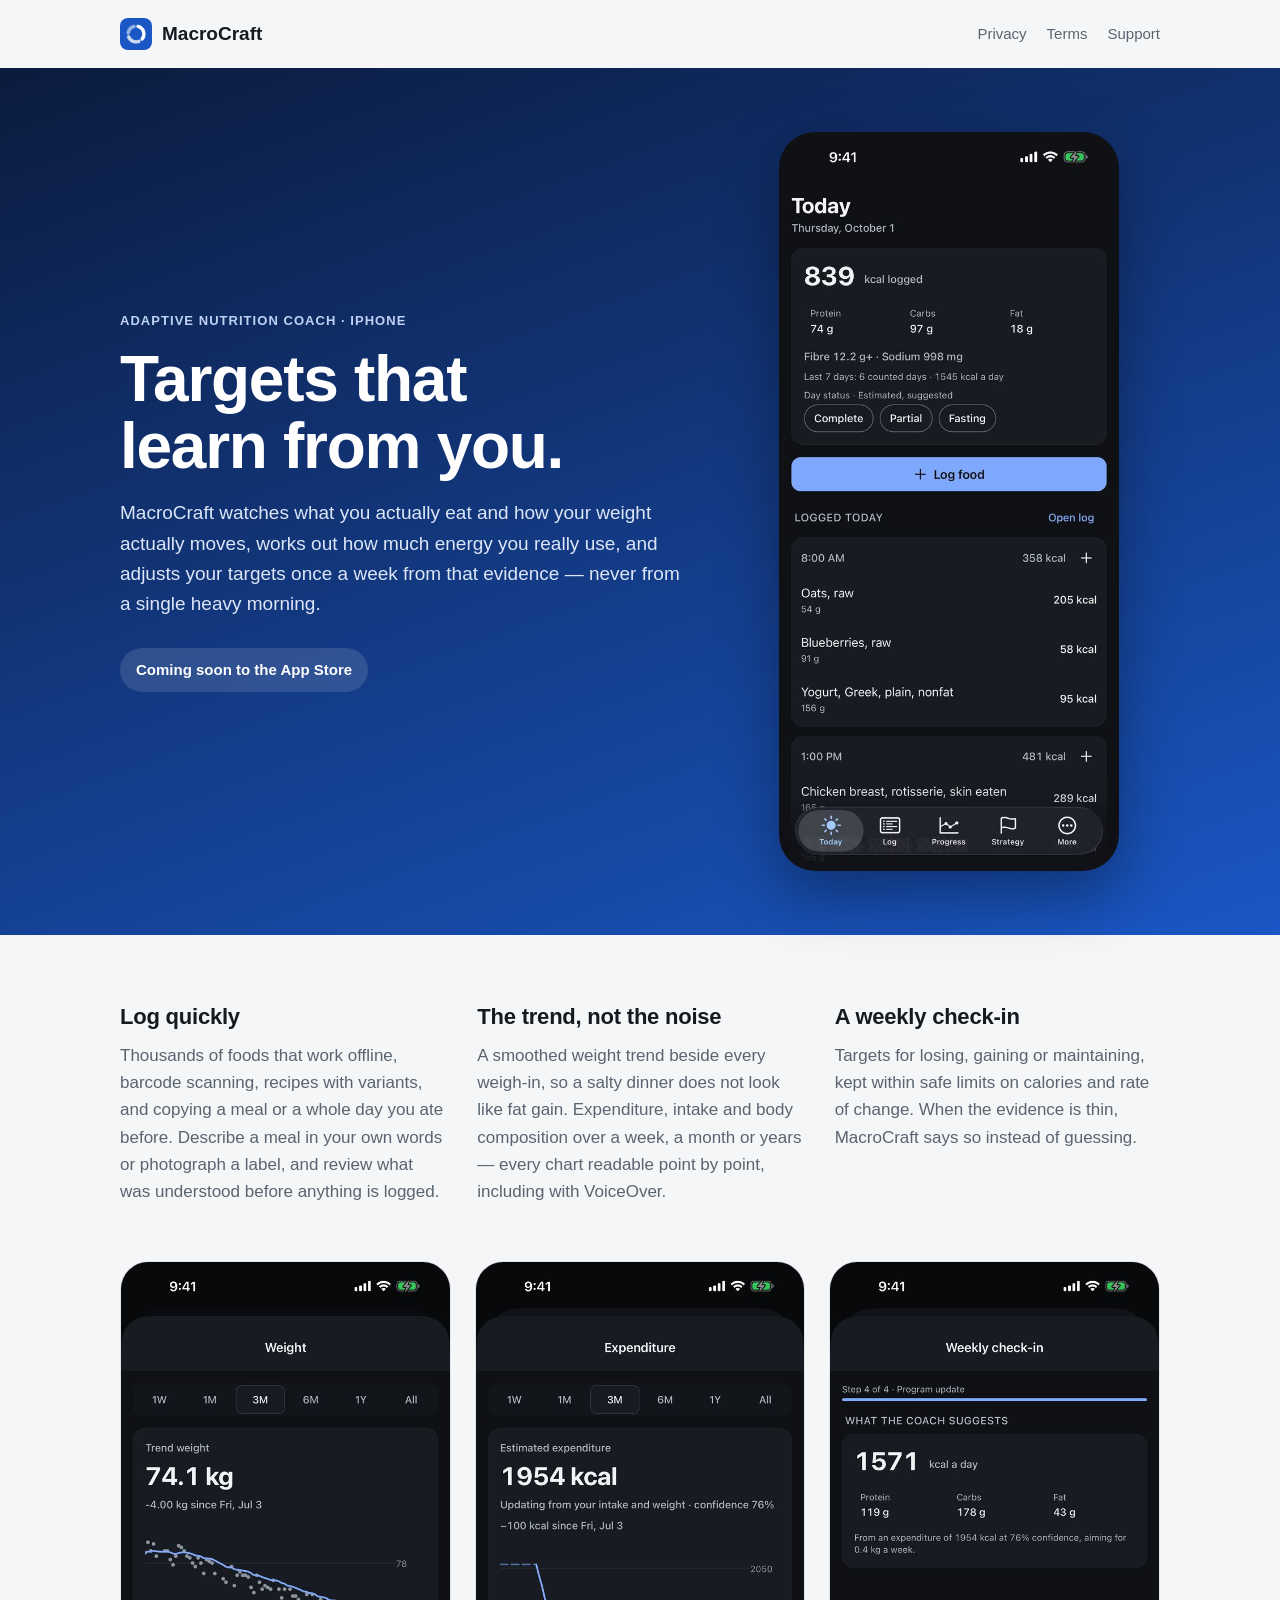
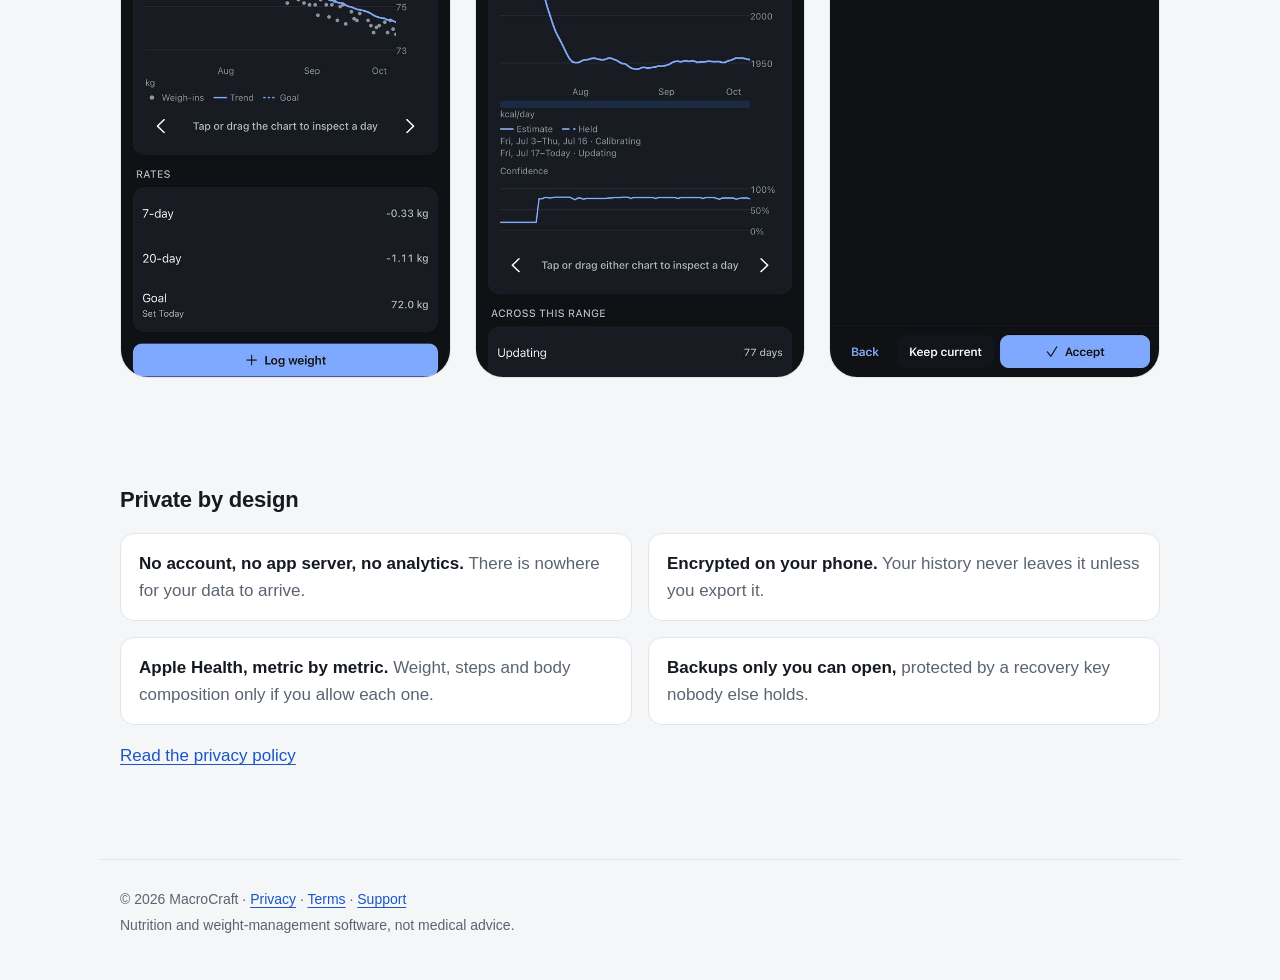
<file: index.html>
<!doctype html>
<html lang="en">
<head>
<meta charset="utf-8">
<meta name="viewport" content="width=device-width, initial-scale=1, viewport-fit=cover">
<meta http-equiv="Content-Security-Policy" content="default-src 'none'; style-src 'self'; img-src 'self'; base-uri 'none'; form-action 'none'">
<meta name="referrer" content="strict-origin-when-cross-origin">
<title>MacroCraft — adaptive nutrition coach</title>
<meta name="description" content="A nutrition coach that learns your real energy expenditure from what you log and how your weight trends. No account, no app server: your data stays on your phone.">
<link rel="canonical" href="https://www.macrocraftfoods.com/">
<meta property="og:title" content="MacroCraft — adaptive nutrition coach">
<meta property="og:description" content="A nutrition coach that learns your real energy expenditure from what you log and how your weight trends. No account, no app server: your data stays on your phone.">
<meta property="og:image" content="https://www.macrocraftfoods.com/img/og.png">
<meta property="og:url" content="https://www.macrocraftfoods.com/">
<meta name="theme-color" content="#0B1B3D">
<link rel="icon" href="/img/icon-192.png">
<link rel="apple-touch-icon" href="/img/icon-192.png">
<link rel="stylesheet" href="/styles.css">
</head>
<body>
<header class="site">
  <a class="brand" href="/"><img src="/img/icon-192.png" alt="" width="32" height="32"><span>MacroCraft</span></a>
  <nav><a href="/privacy">Privacy</a><a href="/terms">Terms</a><a href="/support">Support</a></nav>
</header>
<main>
<section class="hero">
  <div class="hero-text">
    <p class="eyebrow">Adaptive nutrition coach · iPhone</p>
    <h1>Targets that learn from you.</h1>
    <p class="lede">MacroCraft watches what you actually eat and how your weight actually moves, works out how much energy you really use, and adjusts your targets once a week from that evidence — never from a single heavy morning.</p>
    <p class="availability">Coming soon to the App Store</p>
  </div>
  <img class="hero-shot" src="/img/today.jpg" alt="MacroCraft's Today screen: 839 kcal logged, protein, carbs and fat, and the day's meals" width="600" height="1304">
</section>

<section class="features">
  <article>
    <h2>Log quickly</h2>
    <p>Thousands of foods that work offline, barcode scanning, recipes with variants, and copying a meal or a whole day you ate before. Describe a meal in your own words or photograph a label, and review what was understood before anything is logged.</p>
  </article>
  <article>
    <h2>The trend, not the noise</h2>
    <p>A smoothed weight trend beside every weigh-in, so a salty dinner does not look like fat gain. Expenditure, intake and body composition over a week, a month or years — every chart readable point by point, including with VoiceOver.</p>
  </article>
  <article>
    <h2>A weekly check-in</h2>
    <p>Targets for losing, gaining or maintaining, kept within safe limits on calories and rate of change. When the evidence is thin, MacroCraft says so instead of guessing.</p>
  </article>
</section>

<section class="shots" aria-label="Screens">
  <img src="/img/weight.jpg" alt="The weight trend over three months, drawn through the weigh-ins" width="600" height="1304">
  <img src="/img/expenditure.jpg" alt="Estimated expenditure of 1954 kcal a day, and how sure the estimate is" width="600" height="1304">
  <img src="/img/check-in.jpg" alt="The weekly check-in suggesting 1571 kcal a day" width="600" height="1304">
</section>

<section class="private">
  <h2>Private by design</h2>
  <ul>
    <li><strong>No account, no app server, no analytics.</strong> There is nowhere for your data to arrive.</li>
    <li><strong>Encrypted on your phone.</strong> Your history never leaves it unless you export it.</li>
    <li><strong>Apple Health, metric by metric.</strong> Weight, steps and body composition only if you allow each one.</li>
    <li><strong>Backups only you can open,</strong> protected by a recovery key nobody else holds.</li>
  </ul>
  <p><a href="/privacy">Read the privacy policy</a></p>
</section>
</main>
<footer class="site">
  <p>© 2026 MacroCraft · <a href="/privacy">Privacy</a> · <a href="/terms">Terms</a> · <a href="/support">Support</a></p>
  <p>Nutrition and weight-management software, not medical advice.</p>
</footer>
</body>
</html>
</file>
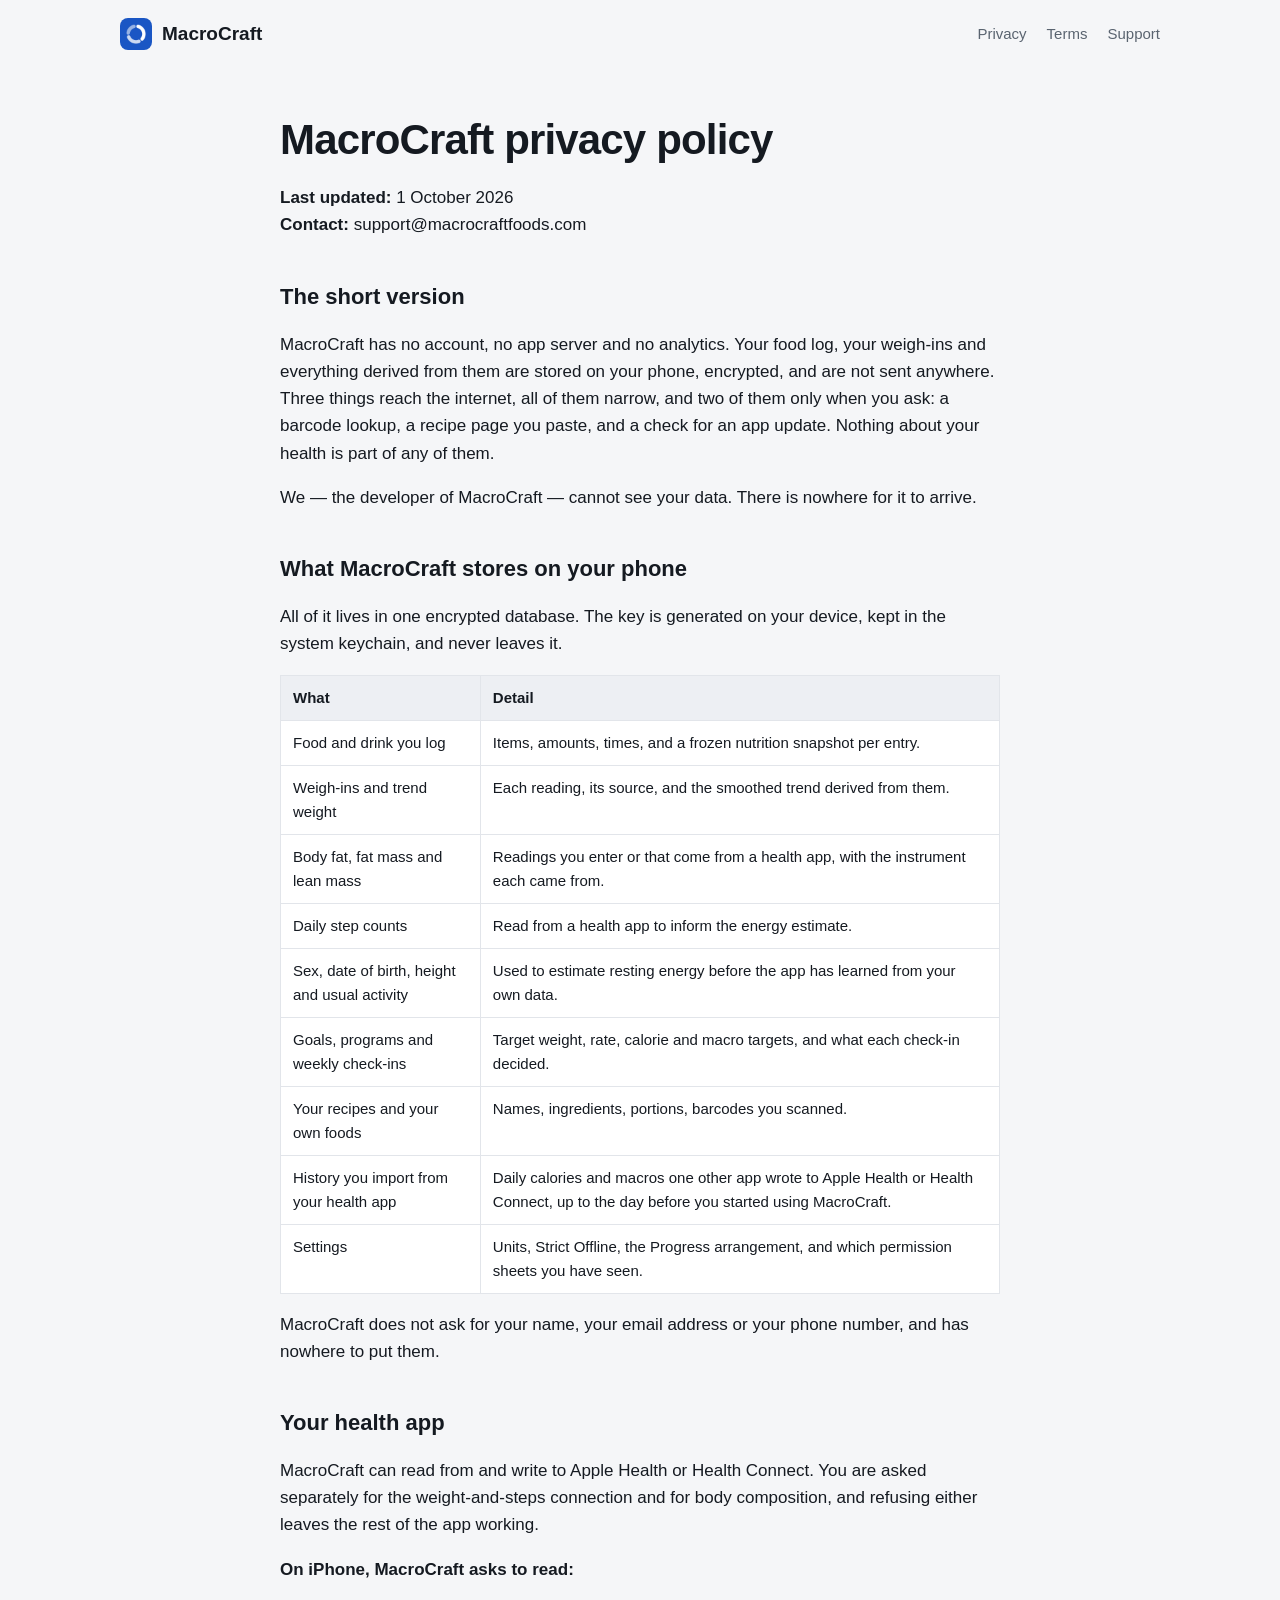
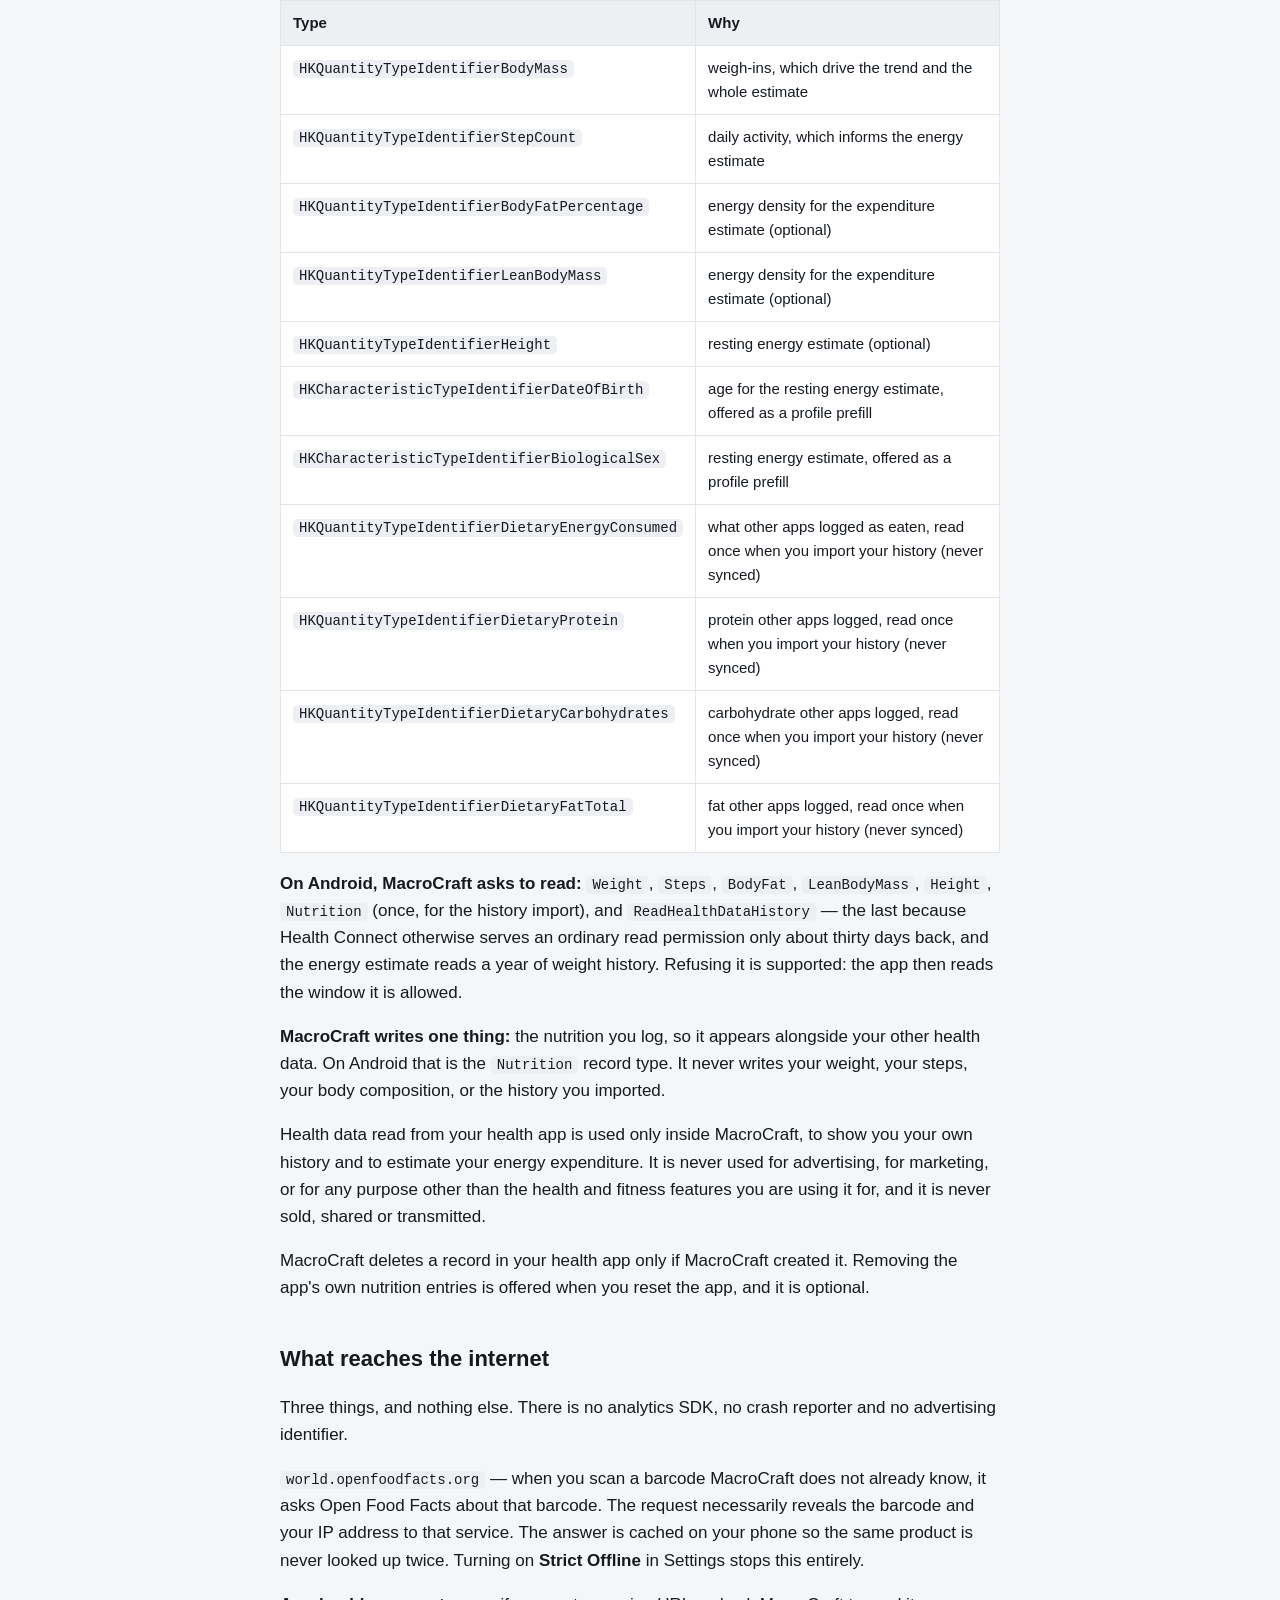
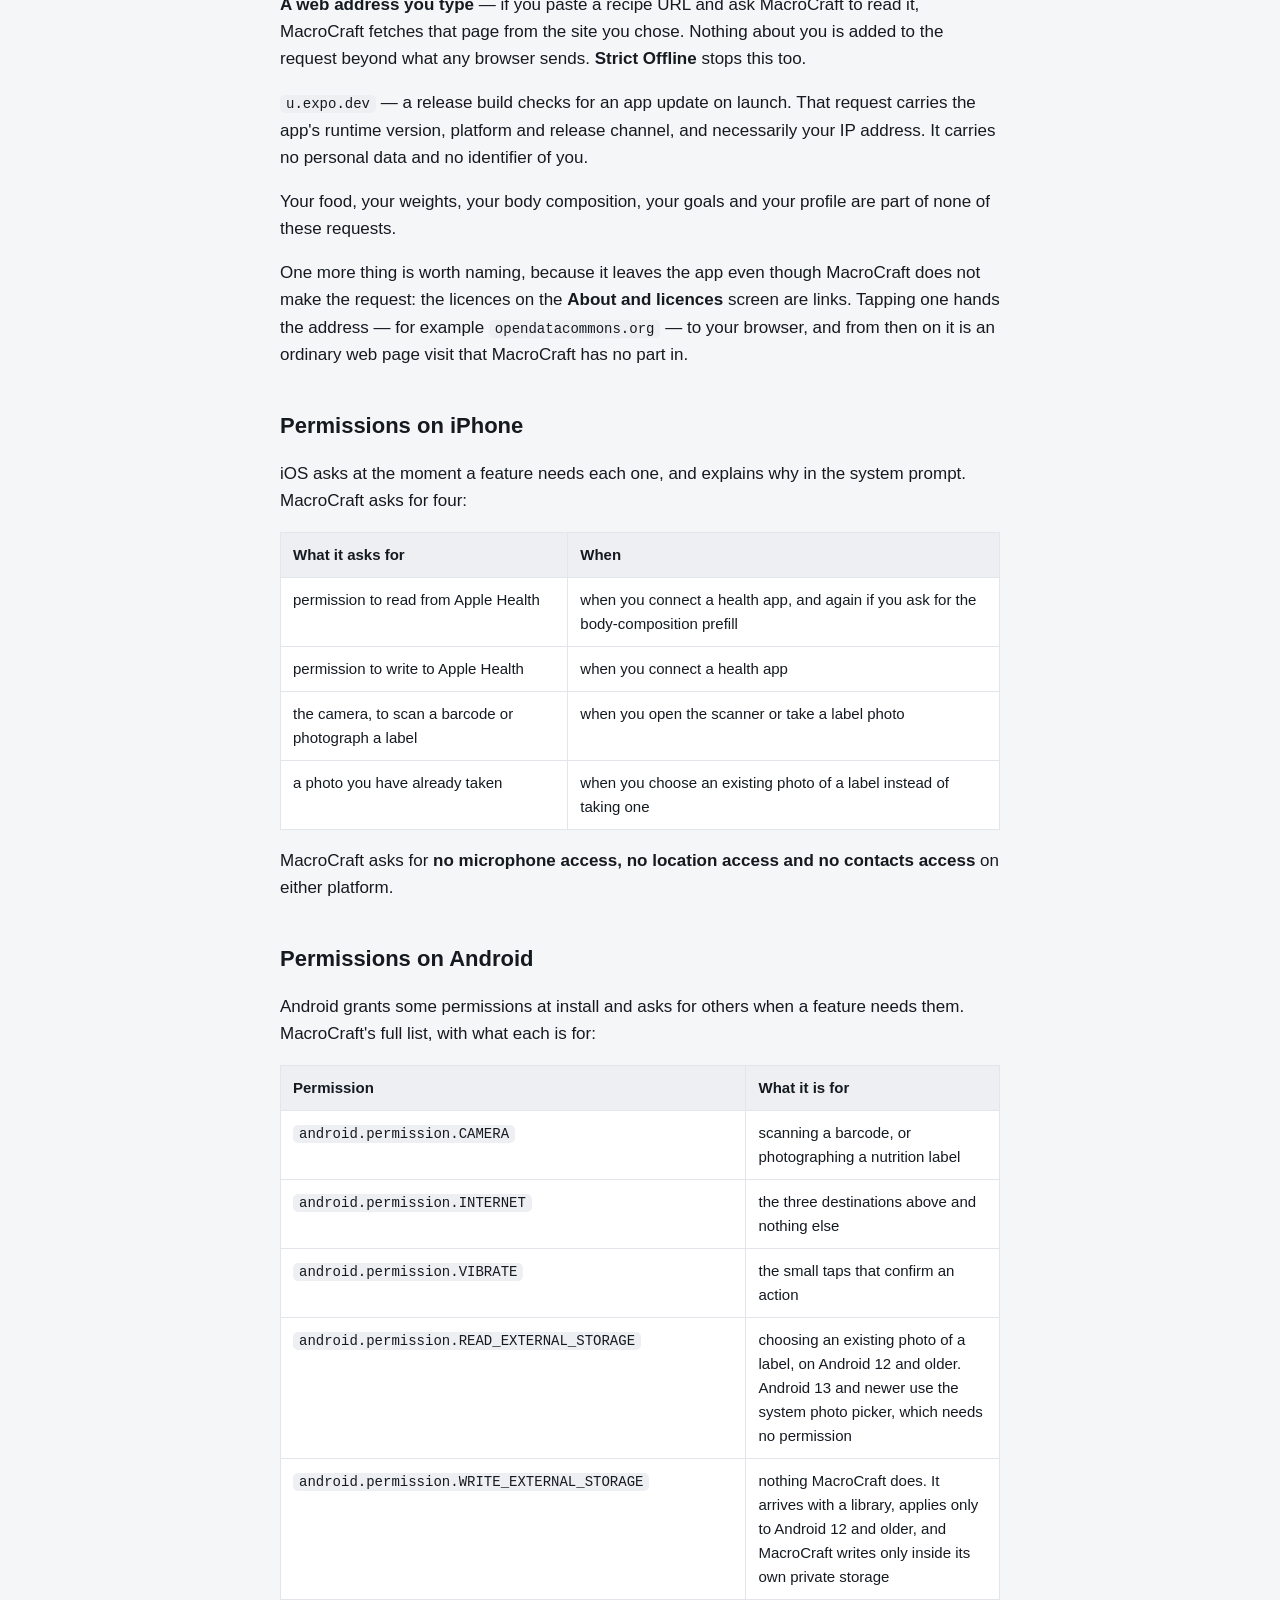
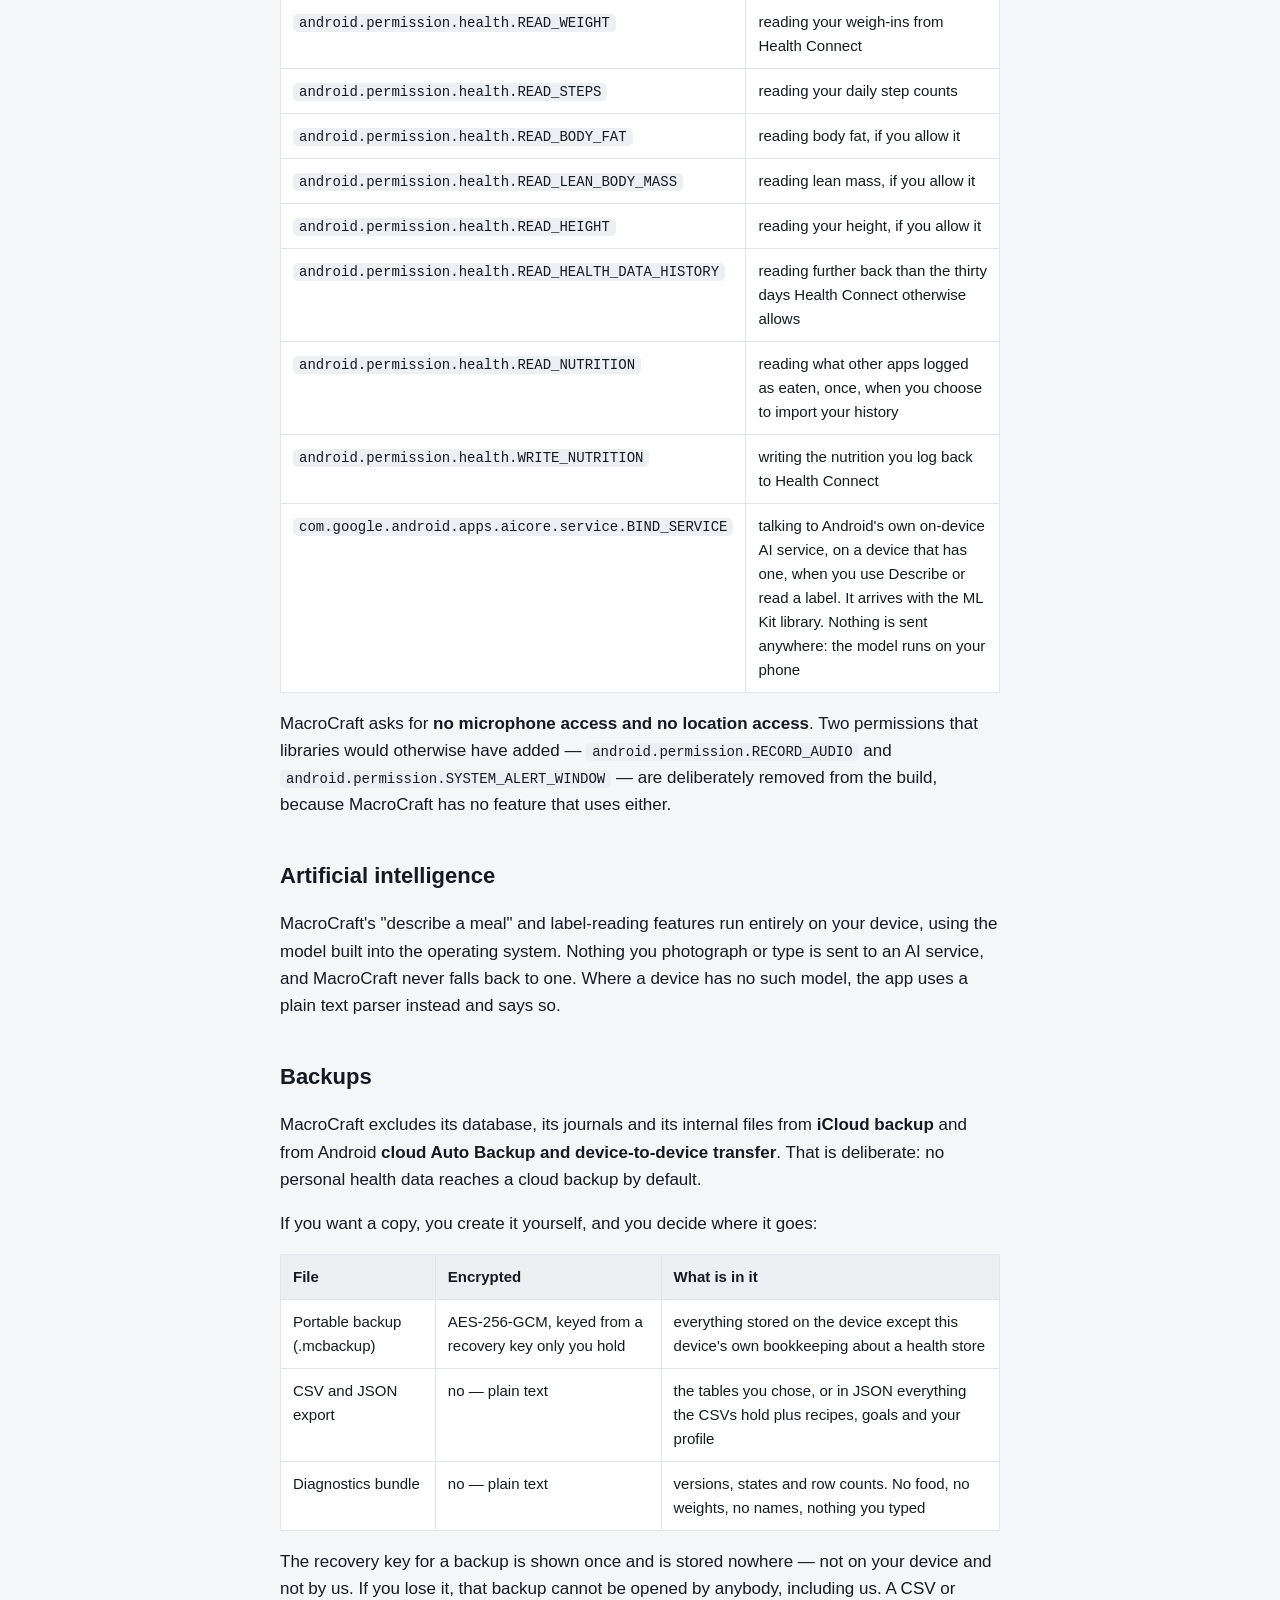
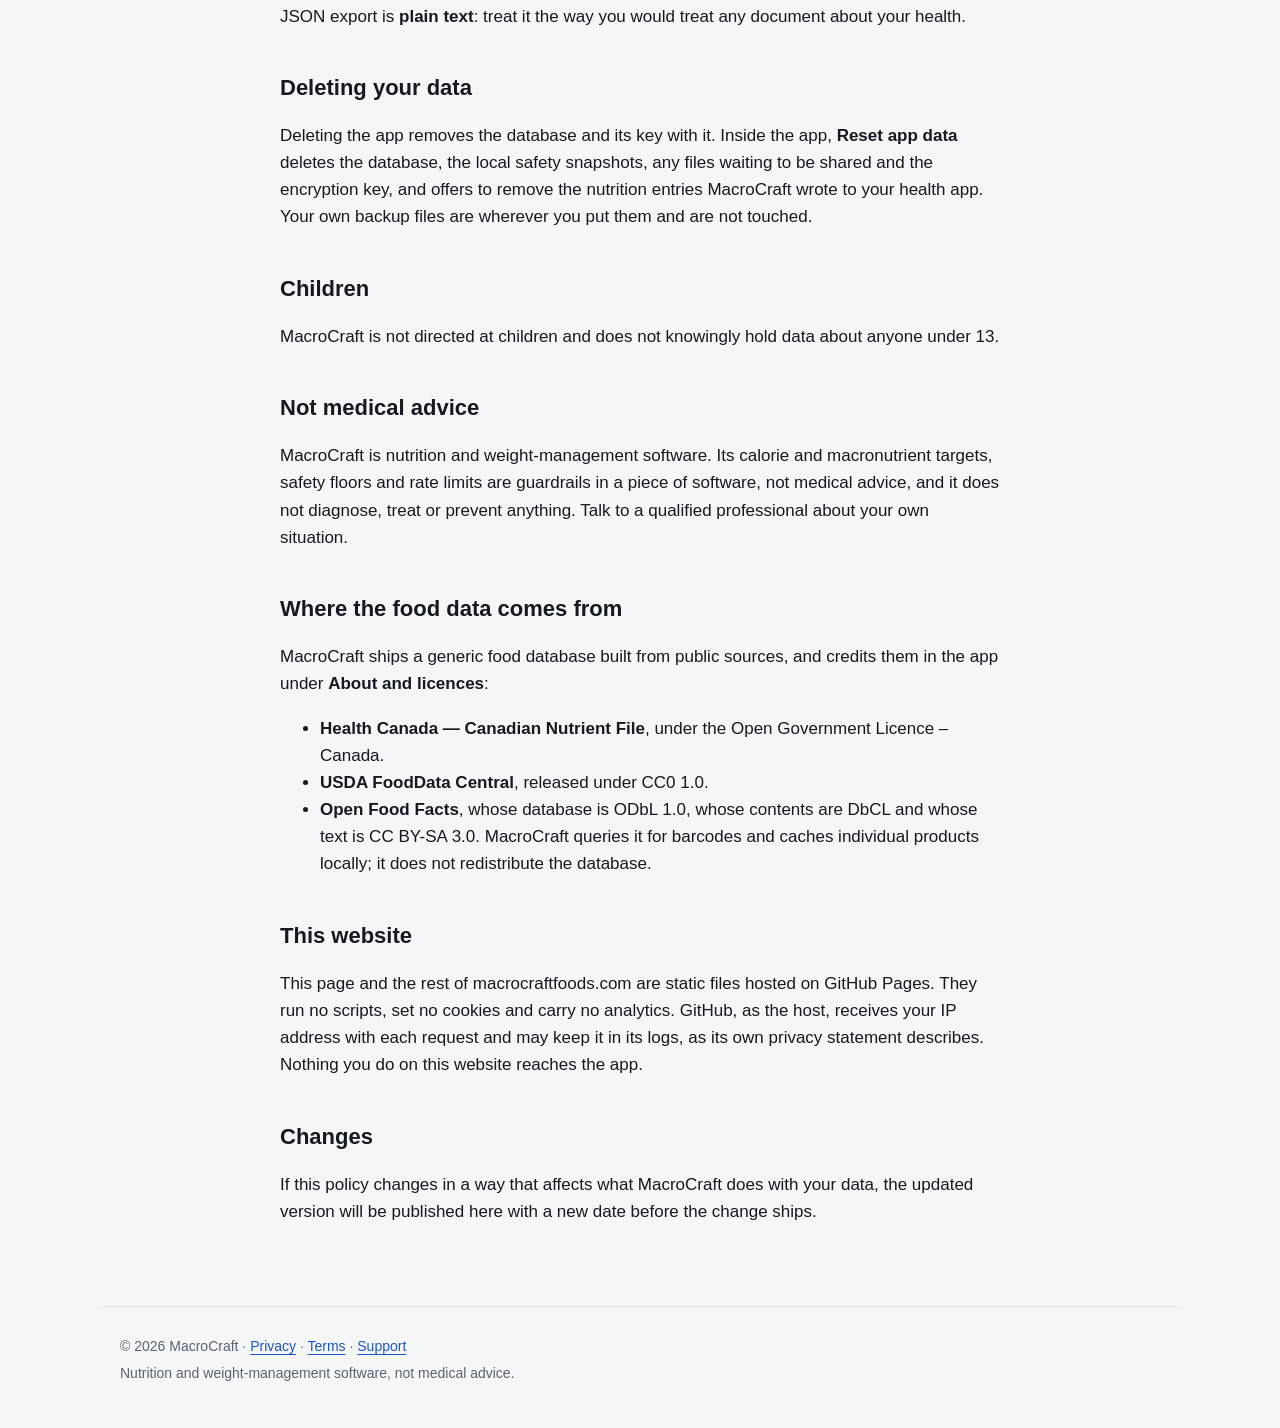
<file: privacy.html>
<!doctype html>
<html lang="en">
<head>
<meta charset="utf-8">
<meta name="viewport" content="width=device-width, initial-scale=1, viewport-fit=cover">
<meta http-equiv="Content-Security-Policy" content="default-src 'none'; style-src 'self'; img-src 'self'; base-uri 'none'; form-action 'none'">
<meta name="referrer" content="strict-origin-when-cross-origin">
<title>MacroCraft privacy policy · MacroCraft</title>
<meta name="description" content="What MacroCraft stores, what reaches the internet, and what never leaves your phone.">
<link rel="canonical" href="https://www.macrocraftfoods.com/privacy">
<meta property="og:title" content="MacroCraft privacy policy · MacroCraft">
<meta property="og:description" content="What MacroCraft stores, what reaches the internet, and what never leaves your phone.">
<meta property="og:image" content="https://www.macrocraftfoods.com/img/og.png">
<meta property="og:url" content="https://www.macrocraftfoods.com/privacy">
<meta name="theme-color" content="#0B1B3D">
<link rel="icon" href="/img/icon-192.png">
<link rel="apple-touch-icon" href="/img/icon-192.png">
<link rel="stylesheet" href="/styles.css">
</head>
<body>
<header class="site">
  <a class="brand" href="/"><img src="/img/icon-192.png" alt="" width="32" height="32"><span>MacroCraft</span></a>
  <nav><a href="/privacy">Privacy</a><a href="/terms">Terms</a><a href="/support">Support</a></nav>
</header>
<main>
<article class="doc">
<h1>MacroCraft privacy policy</h1>

<p><strong>Last updated:</strong> 1 October 2026<br>
<strong>Contact:</strong> support@macrocraftfoods.com</p>

<h2>The short version</h2>

<p>MacroCraft has no account, no app server and no analytics. Your food log, your weigh-ins and everything derived
from them are stored on your phone, encrypted, and are not sent anywhere. Three things reach the internet, all
of them narrow, and two of them only when you ask: a barcode lookup, a recipe page you paste, and a check for
an app update. Nothing about your health is part of any of them.</p>

<p>We — the developer of MacroCraft — cannot see your data. There is nowhere for it to arrive.</p>

<h2>What MacroCraft stores on your phone</h2>

<p>All of it lives in one encrypted database. The key is generated on your device, kept in the system keychain,
and never leaves it.</p>

<div class="table"><table>
<thead><tr><th>What</th><th>Detail</th></tr></thead>
<tbody>
<tr><td>Food and drink you log</td><td>Items, amounts, times, and a frozen nutrition snapshot per entry.</td></tr>
<tr><td>Weigh-ins and trend weight</td><td>Each reading, its source, and the smoothed trend derived from them.</td></tr>
<tr><td>Body fat, fat mass and lean mass</td><td>Readings you enter or that come from a health app, with the instrument each came from.</td></tr>
<tr><td>Daily step counts</td><td>Read from a health app to inform the energy estimate.</td></tr>
<tr><td>Sex, date of birth, height and usual activity</td><td>Used to estimate resting energy before the app has learned from your own data.</td></tr>
<tr><td>Goals, programs and weekly check-ins</td><td>Target weight, rate, calorie and macro targets, and what each check-in decided.</td></tr>
<tr><td>Your recipes and your own foods</td><td>Names, ingredients, portions, barcodes you scanned.</td></tr>
<tr><td>History you import from your health app</td><td>Daily calories and macros one other app wrote to Apple Health or Health Connect, up to the day before you started using MacroCraft.</td></tr>
<tr><td>Settings</td><td>Units, Strict Offline, the Progress arrangement, and which permission sheets you have seen.</td></tr>
</tbody></table></div>

<p>MacroCraft does not ask for your name, your email address or your phone number, and has nowhere to put them.</p>

<h2>Your health app</h2>

<p>MacroCraft can read from and write to Apple Health or Health Connect. You are asked separately for the
weight-and-steps connection and for body composition, and refusing either leaves the rest of the app working.</p>

<p><strong>On iPhone, MacroCraft asks to read:</strong></p>

<div class="table"><table>
<thead><tr><th>Type</th><th>Why</th></tr></thead>
<tbody>
<tr><td><code>HKQuantityTypeIdentifierBodyMass</code></td><td>weigh-ins, which drive the trend and the whole estimate</td></tr>
<tr><td><code>HKQuantityTypeIdentifierStepCount</code></td><td>daily activity, which informs the energy estimate</td></tr>
<tr><td><code>HKQuantityTypeIdentifierBodyFatPercentage</code></td><td>energy density for the expenditure estimate (optional)</td></tr>
<tr><td><code>HKQuantityTypeIdentifierLeanBodyMass</code></td><td>energy density for the expenditure estimate (optional)</td></tr>
<tr><td><code>HKQuantityTypeIdentifierHeight</code></td><td>resting energy estimate (optional)</td></tr>
<tr><td><code>HKCharacteristicTypeIdentifierDateOfBirth</code></td><td>age for the resting energy estimate, offered as a profile prefill</td></tr>
<tr><td><code>HKCharacteristicTypeIdentifierBiologicalSex</code></td><td>resting energy estimate, offered as a profile prefill</td></tr>
<tr><td><code>HKQuantityTypeIdentifierDietaryEnergyConsumed</code></td><td>what other apps logged as eaten, read once when you import your history (never synced)</td></tr>
<tr><td><code>HKQuantityTypeIdentifierDietaryProtein</code></td><td>protein other apps logged, read once when you import your history (never synced)</td></tr>
<tr><td><code>HKQuantityTypeIdentifierDietaryCarbohydrates</code></td><td>carbohydrate other apps logged, read once when you import your history (never synced)</td></tr>
<tr><td><code>HKQuantityTypeIdentifierDietaryFatTotal</code></td><td>fat other apps logged, read once when you import your history (never synced)</td></tr>
</tbody></table></div>

<p><strong>On Android, MacroCraft asks to read:</strong> <code>Weight</code>, <code>Steps</code>, <code>BodyFat</code>, <code>LeanBodyMass</code>, <code>Height</code>, <code>Nutrition</code> (once, for the history import), and
<code>ReadHealthDataHistory</code> — the last because Health Connect otherwise serves an ordinary read permission only
about thirty days back, and the energy estimate reads a year of weight history. Refusing it is supported: the
app then reads the window it is allowed.</p>

<p><strong>MacroCraft writes one thing:</strong> the nutrition you log, so it appears alongside your other health data. On
Android that is the <code>Nutrition</code> record type. It never writes your weight, your steps, your body composition,
or the history you imported.</p>

<p>Health data read from your health app is used only inside MacroCraft, to show you your own history and to
estimate your energy expenditure. It is never used for advertising, for marketing, or for any purpose other
than the health and fitness features you are using it for, and it is never sold, shared or transmitted.</p>

<p>MacroCraft deletes a record in your health app only if MacroCraft created it. Removing the app's own nutrition
entries is offered when you reset the app, and it is optional.</p>

<h2>What reaches the internet</h2>

<p>Three things, and nothing else. There is no analytics SDK, no crash reporter and no advertising identifier.</p>

<p><strong><code>world.openfoodfacts.org</code></strong> — when you scan a barcode MacroCraft does not already know, it asks Open Food
Facts about that barcode. The request necessarily reveals the barcode and your IP address to that service.
The answer is cached on your phone so the same product is never looked up twice. Turning on <strong>Strict Offline</strong>
in Settings stops this entirely.</p>

<p><strong>A web address you type</strong> — if you paste a recipe URL and ask MacroCraft to read it, MacroCraft fetches that
page from the site you chose. Nothing about you is added to the request beyond what any browser sends.
<strong>Strict Offline</strong> stops this too.</p>

<p><strong><code>u.expo.dev</code></strong> — a release build checks for an app update on launch. That request carries the app's runtime
version, platform and release channel, and necessarily your IP address. It carries no personal data and no
identifier of you.</p>

<p>Your food, your weights, your body composition, your goals and your profile are part of none of these
requests.</p>

<p>One more thing is worth naming, because it leaves the app even though MacroCraft does not make the request: the
licences on the <strong>About and licences</strong> screen are links. Tapping one hands the address — for example
<code>opendatacommons.org</code> — to your browser, and from then on it is an ordinary web page visit that MacroCraft has
no part in.</p>

<h2>Permissions on iPhone</h2>

<p>iOS asks at the moment a feature needs each one, and explains why in the system prompt. MacroCraft asks for
four:</p>

<div class="table"><table>
<thead><tr><th>What it asks for</th><th>When</th></tr></thead>
<tbody>
<tr><td>permission to read from Apple Health</td><td>when you connect a health app, and again if you ask for the body-composition prefill</td></tr>
<tr><td>permission to write to Apple Health</td><td>when you connect a health app</td></tr>
<tr><td>the camera, to scan a barcode or photograph a label</td><td>when you open the scanner or take a label photo</td></tr>
<tr><td>a photo you have already taken</td><td>when you choose an existing photo of a label instead of taking one</td></tr>
</tbody></table></div>

<p>MacroCraft asks for <strong>no microphone access, no location access and no contacts access</strong> on either platform.</p>

<h2>Permissions on Android</h2>

<p>Android grants some permissions at install and asks for others when a feature needs them. MacroCraft's full
list, with what each is for:</p>

<div class="table"><table>
<thead><tr><th>Permission</th><th>What it is for</th></tr></thead>
<tbody>
<tr><td><code>android.permission.CAMERA</code></td><td>scanning a barcode, or photographing a nutrition label</td></tr>
<tr><td><code>android.permission.INTERNET</code></td><td>the three destinations above and nothing else</td></tr>
<tr><td><code>android.permission.VIBRATE</code></td><td>the small taps that confirm an action</td></tr>
<tr><td><code>android.permission.READ_EXTERNAL_STORAGE</code></td><td>choosing an existing photo of a label, on Android 12 and older. Android 13 and newer use the system photo picker, which needs no permission</td></tr>
<tr><td><code>android.permission.WRITE_EXTERNAL_STORAGE</code></td><td>nothing MacroCraft does. It arrives with a library, applies only to Android 12 and older, and MacroCraft writes only inside its own private storage</td></tr>
<tr><td><code>android.permission.health.READ_WEIGHT</code></td><td>reading your weigh-ins from Health Connect</td></tr>
<tr><td><code>android.permission.health.READ_STEPS</code></td><td>reading your daily step counts</td></tr>
<tr><td><code>android.permission.health.READ_BODY_FAT</code></td><td>reading body fat, if you allow it</td></tr>
<tr><td><code>android.permission.health.READ_LEAN_BODY_MASS</code></td><td>reading lean mass, if you allow it</td></tr>
<tr><td><code>android.permission.health.READ_HEIGHT</code></td><td>reading your height, if you allow it</td></tr>
<tr><td><code>android.permission.health.READ_HEALTH_DATA_HISTORY</code></td><td>reading further back than the thirty days Health Connect otherwise allows</td></tr>
<tr><td><code>android.permission.health.READ_NUTRITION</code></td><td>reading what other apps logged as eaten, once, when you choose to import your history</td></tr>
<tr><td><code>android.permission.health.WRITE_NUTRITION</code></td><td>writing the nutrition you log back to Health Connect</td></tr>
<tr><td><code>com.google.android.apps.aicore.service.BIND_SERVICE</code></td><td>talking to Android's own on-device AI service, on a device that has one, when you use Describe or read a label. It arrives with the ML Kit library. Nothing is sent anywhere: the model runs on your phone</td></tr>
</tbody></table></div>

<p>MacroCraft asks for <strong>no microphone access and no location access</strong>. Two permissions that libraries would
otherwise have added — <code>android.permission.RECORD_AUDIO</code> and <code>android.permission.SYSTEM_ALERT_WINDOW</code> — are
deliberately removed from the build, because MacroCraft has no feature that uses either.</p>

<h2>Artificial intelligence</h2>

<p>MacroCraft's &quot;describe a meal&quot; and label-reading features run entirely on your device, using the model built
into the operating system. Nothing you photograph or type is sent to an AI service, and MacroCraft never falls
back to one. Where a device has no such model, the app uses a plain text parser instead and says so.</p>

<h2>Backups</h2>

<p>MacroCraft excludes its database, its journals and its internal files from <strong>iCloud backup</strong> and from Android
<strong>cloud Auto Backup and device-to-device transfer</strong>. That is deliberate: no personal health data reaches a
cloud backup by default.</p>

<p>If you want a copy, you create it yourself, and you decide where it goes:</p>

<div class="table"><table>
<thead><tr><th>File</th><th>Encrypted</th><th>What is in it</th></tr></thead>
<tbody>
<tr><td>Portable backup (.mcbackup)</td><td>AES-256-GCM, keyed from a recovery key only you hold</td><td>everything stored on the device except this device's own bookkeeping about a health store</td></tr>
<tr><td>CSV and JSON export</td><td>no — plain text</td><td>the tables you chose, or in JSON everything the CSVs hold plus recipes, goals and your profile</td></tr>
<tr><td>Diagnostics bundle</td><td>no — plain text</td><td>versions, states and row counts. No food, no weights, no names, nothing you typed</td></tr>
</tbody></table></div>

<p>The recovery key for a backup is shown once and is stored nowhere — not on your device and not by us. If you
lose it, that backup cannot be opened by anybody, including us. A CSV or JSON export is <strong>plain text</strong>: treat
it the way you would treat any document about your health.</p>

<h2>Deleting your data</h2>

<p>Deleting the app removes the database and its key with it. Inside the app, <strong>Reset app data</strong> deletes the
database, the local safety snapshots, any files waiting to be shared and the encryption key, and offers to
remove the nutrition entries MacroCraft wrote to your health app. Your own backup files are wherever you put
them and are not touched.</p>

<h2>Children</h2>

<p>MacroCraft is not directed at children and does not knowingly hold data about anyone under 13.</p>

<h2>Not medical advice</h2>

<p>MacroCraft is nutrition and weight-management software. Its calorie and macronutrient targets, safety floors and
rate limits are guardrails in a piece of software, not medical advice, and it does not diagnose, treat or
prevent anything. Talk to a qualified professional about your own situation.</p>

<h2>Where the food data comes from</h2>

<p>MacroCraft ships a generic food database built from public sources, and credits them in the app under <strong>About
and licences</strong>:</p>

<ul>
  <li><strong>Health Canada — Canadian Nutrient File</strong>, under the Open Government Licence – Canada.</li>
  <li><strong>USDA FoodData Central</strong>, released under CC0 1.0.</li>
  <li><strong>Open Food Facts</strong>, whose database is ODbL 1.0, whose contents are DbCL and whose text is CC BY-SA 3.0. MacroCraft queries it for barcodes and caches individual products locally; it does not redistribute the database.</li>
</ul>

<h2>This website</h2>

<p>This page and the rest of macrocraftfoods.com are static files hosted on GitHub Pages. They run no scripts, set no
cookies and carry no analytics. GitHub, as the host, receives your IP address with each request and may keep
it in its logs, as its own privacy statement describes. Nothing you do on this website reaches the app.</p>

<h2>Changes</h2>

<p>If this policy changes in a way that affects what MacroCraft does with your data, the updated version will be
published here with a new date before the change ships.</p>
</article>
</main>
<footer class="site">
  <p>© 2026 MacroCraft · <a href="/privacy">Privacy</a> · <a href="/terms">Terms</a> · <a href="/support">Support</a></p>
  <p>Nutrition and weight-management software, not medical advice.</p>
</footer>
</body>
</html>
</file>
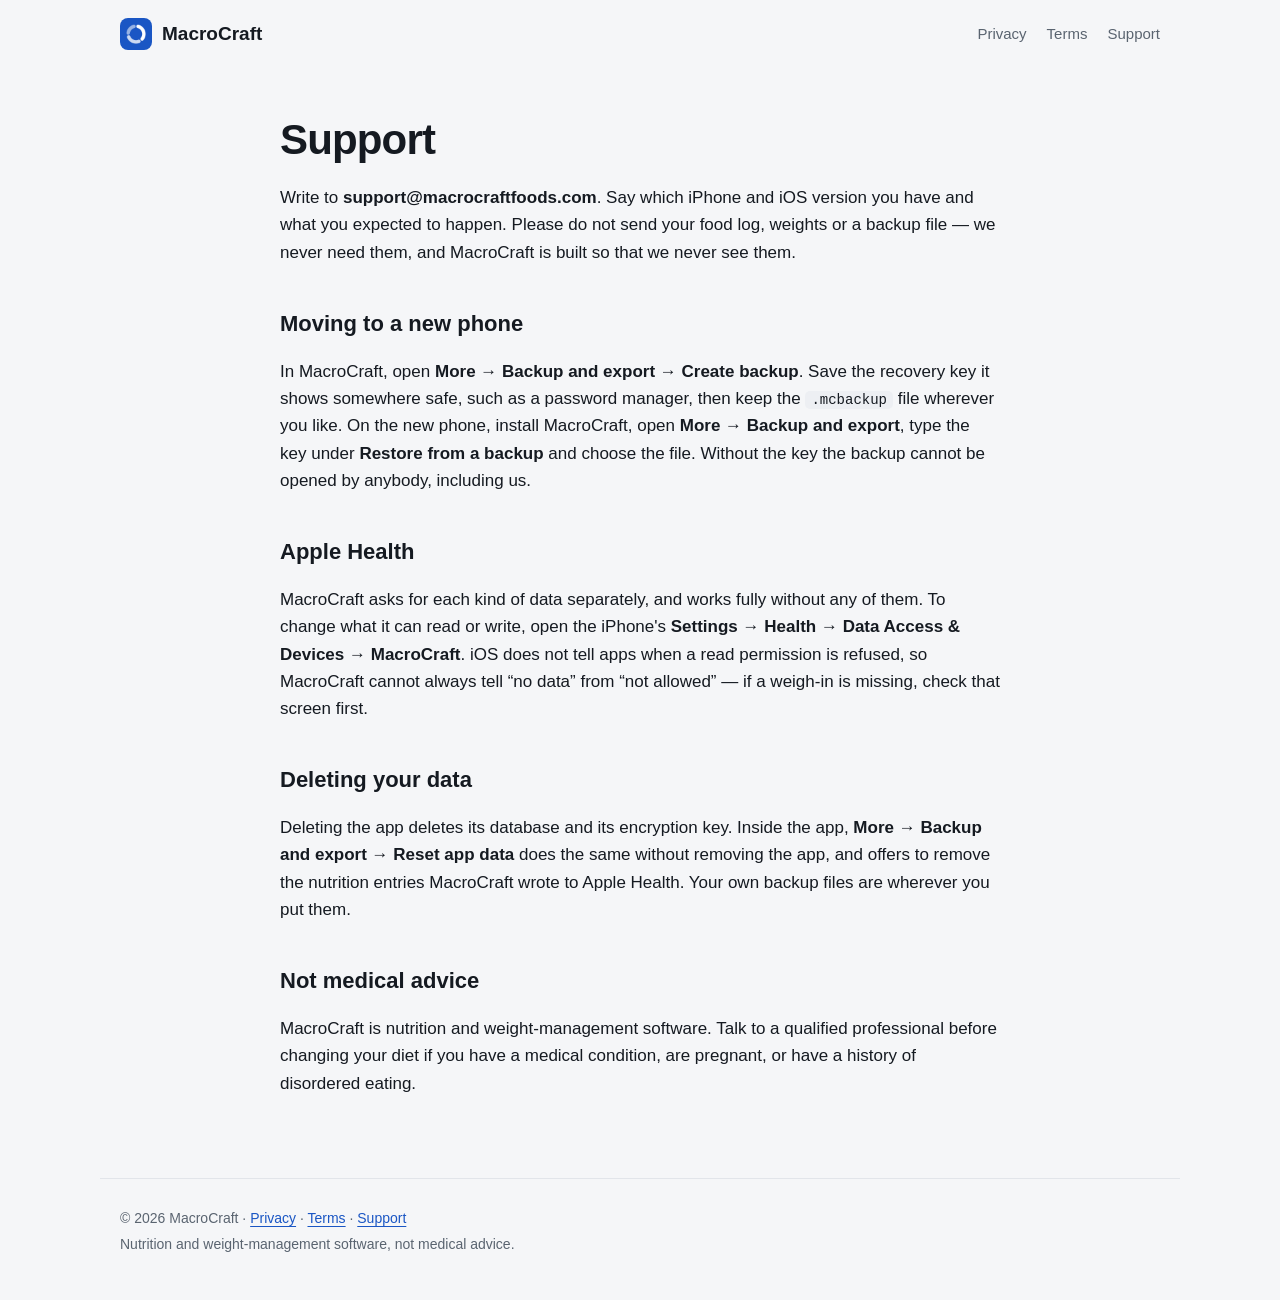
<file: support.html>
<!doctype html>
<html lang="en">
<head>
<meta charset="utf-8">
<meta name="viewport" content="width=device-width, initial-scale=1, viewport-fit=cover">
<meta http-equiv="Content-Security-Policy" content="default-src 'none'; style-src 'self'; img-src 'self'; base-uri 'none'; form-action 'none'">
<meta name="referrer" content="strict-origin-when-cross-origin">
<title>Support · MacroCraft</title>
<meta name="description" content="Help with MacroCraft: backups, Apple Health, deleting your data, and how to reach us.">
<link rel="canonical" href="https://www.macrocraftfoods.com/support">
<meta property="og:title" content="Support · MacroCraft">
<meta property="og:description" content="Help with MacroCraft: backups, Apple Health, deleting your data, and how to reach us.">
<meta property="og:image" content="https://www.macrocraftfoods.com/img/og.png">
<meta property="og:url" content="https://www.macrocraftfoods.com/support">
<meta name="theme-color" content="#0B1B3D">
<link rel="icon" href="/img/icon-192.png">
<link rel="apple-touch-icon" href="/img/icon-192.png">
<link rel="stylesheet" href="/styles.css">
</head>
<body>
<header class="site">
  <a class="brand" href="/"><img src="/img/icon-192.png" alt="" width="32" height="32"><span>MacroCraft</span></a>
  <nav><a href="/privacy">Privacy</a><a href="/terms">Terms</a><a href="/support">Support</a></nav>
</header>
<main>
<article class="doc">
<h1>Support</h1>

<p>Write to <strong>support@macrocraftfoods.com</strong>. Say which iPhone and iOS version you have and what you expected to happen. Please do not send your food log, weights or a backup file — we never need them, and MacroCraft is built so that we never see them.</p>

<h2>Moving to a new phone</h2>
<p>In MacroCraft, open <strong>More → Backup and export → Create backup</strong>. Save the recovery key it shows somewhere safe, such as a password manager, then keep the <code>.mcbackup</code> file wherever you like. On the new phone, install MacroCraft, open <strong>More → Backup and export</strong>, type the key under <strong>Restore from a backup</strong> and choose the file. Without the key the backup cannot be opened by anybody, including us.</p>

<h2>Apple Health</h2>
<p>MacroCraft asks for each kind of data separately, and works fully without any of them. To change what it can read or write, open the iPhone's <strong>Settings → Health → Data Access &amp; Devices → MacroCraft</strong>. iOS does not tell apps when a read permission is refused, so MacroCraft cannot always tell “no data” from “not allowed” — if a weigh-in is missing, check that screen first.</p>

<h2>Deleting your data</h2>
<p>Deleting the app deletes its database and its encryption key. Inside the app, <strong>More → Backup and export → Reset app data</strong> does the same without removing the app, and offers to remove the nutrition entries MacroCraft wrote to Apple Health. Your own backup files are wherever you put them.</p>

<h2>Not medical advice</h2>
<p>MacroCraft is nutrition and weight-management software. Talk to a qualified professional before changing your diet if you have a medical condition, are pregnant, or have a history of disordered eating.</p>
</article>
</main>
<footer class="site">
  <p>© 2026 MacroCraft · <a href="/privacy">Privacy</a> · <a href="/terms">Terms</a> · <a href="/support">Support</a></p>
  <p>Nutrition and weight-management software, not medical advice.</p>
</footer>
</body>
</html>
</file>
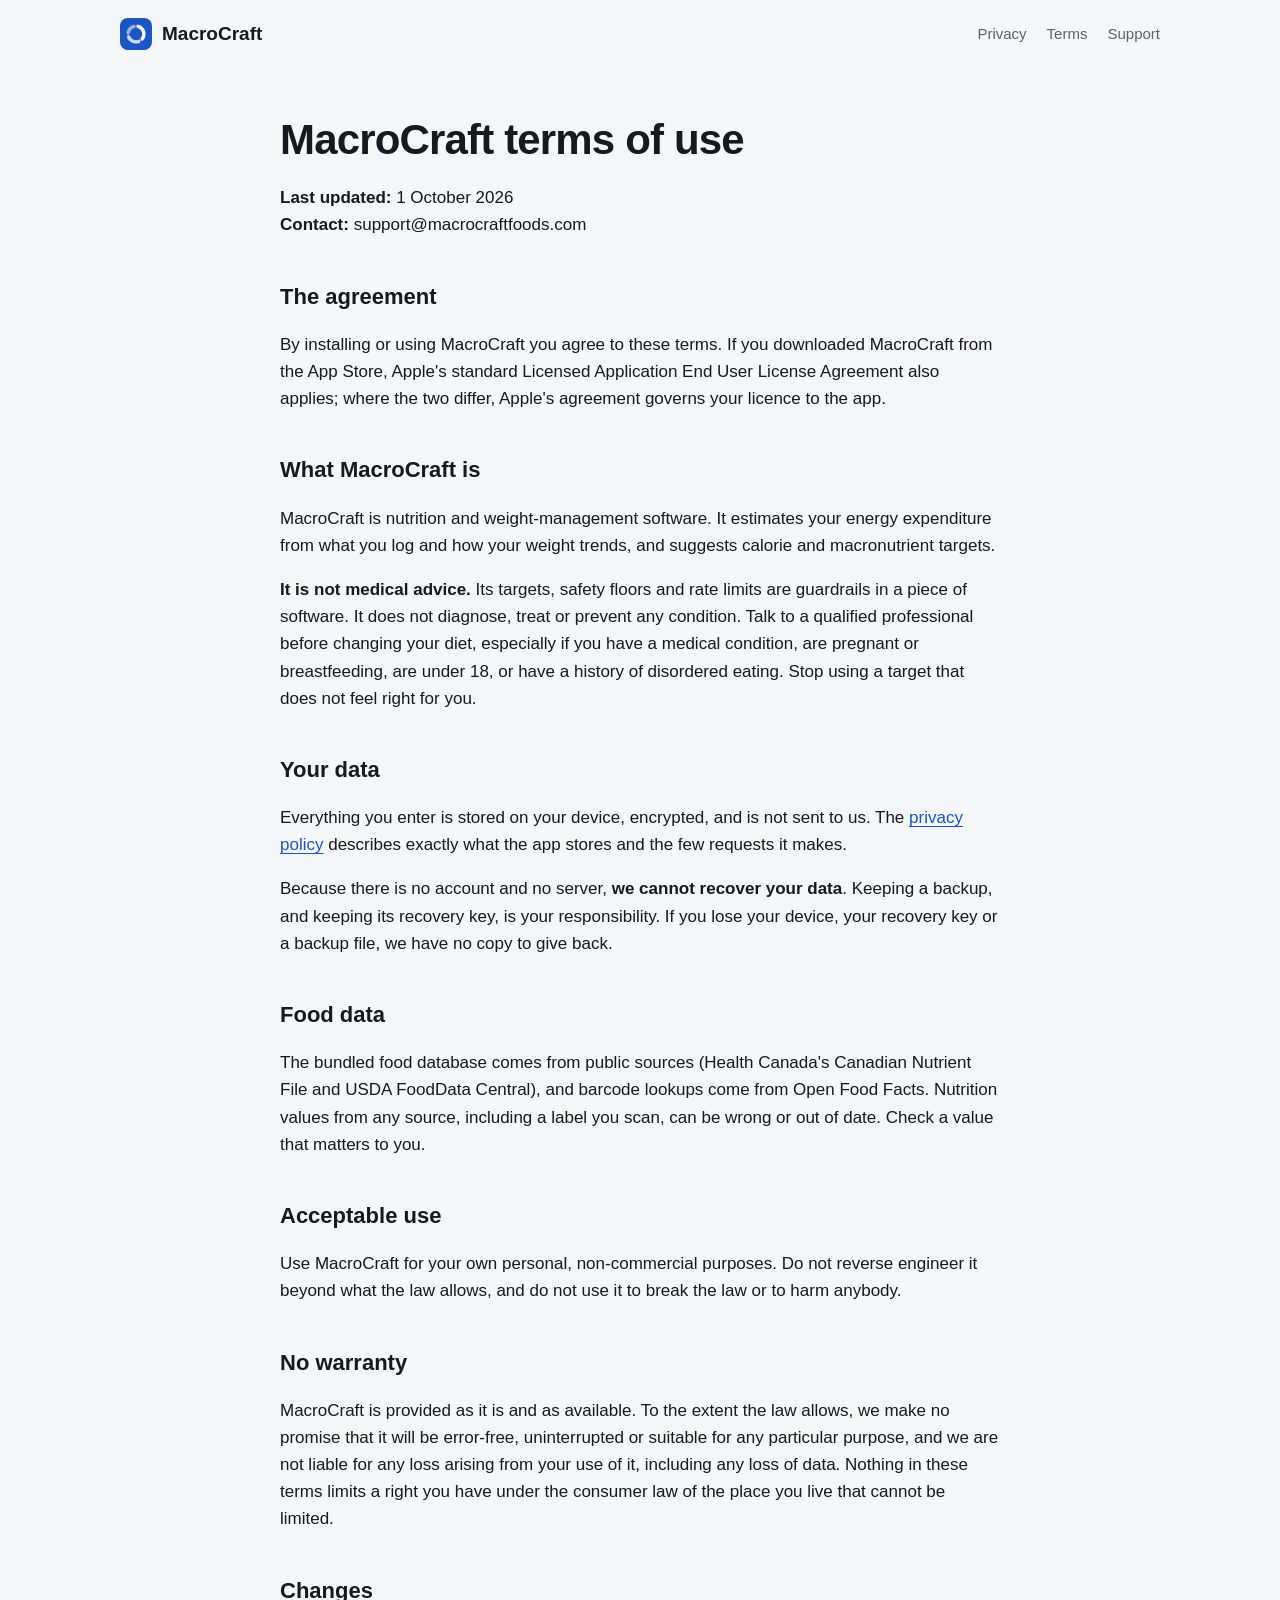
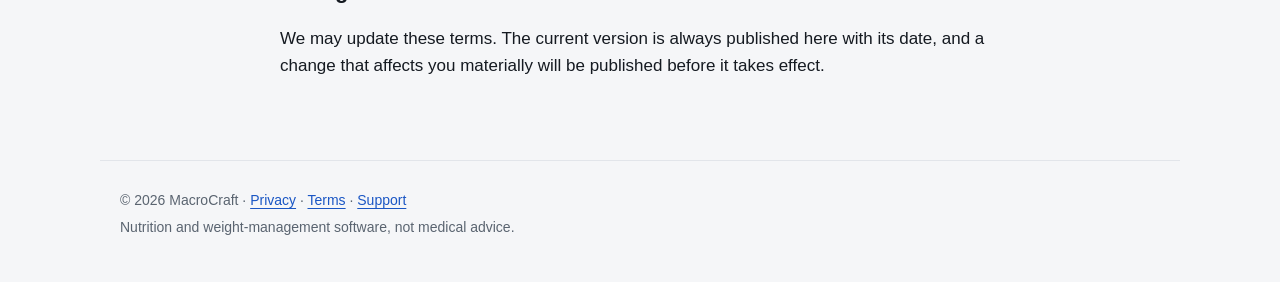
<file: terms.html>
<!doctype html>
<html lang="en">
<head>
<meta charset="utf-8">
<meta name="viewport" content="width=device-width, initial-scale=1, viewport-fit=cover">
<meta http-equiv="Content-Security-Policy" content="default-src 'none'; style-src 'self'; img-src 'self'; base-uri 'none'; form-action 'none'">
<meta name="referrer" content="strict-origin-when-cross-origin">
<title>MacroCraft terms of use · MacroCraft</title>
<meta name="description" content="The terms for using MacroCraft and macrocraftfoods.com.">
<link rel="canonical" href="https://www.macrocraftfoods.com/terms">
<meta property="og:title" content="MacroCraft terms of use · MacroCraft">
<meta property="og:description" content="The terms for using MacroCraft and macrocraftfoods.com.">
<meta property="og:image" content="https://www.macrocraftfoods.com/img/og.png">
<meta property="og:url" content="https://www.macrocraftfoods.com/terms">
<meta name="theme-color" content="#0B1B3D">
<link rel="icon" href="/img/icon-192.png">
<link rel="apple-touch-icon" href="/img/icon-192.png">
<link rel="stylesheet" href="/styles.css">
</head>
<body>
<header class="site">
  <a class="brand" href="/"><img src="/img/icon-192.png" alt="" width="32" height="32"><span>MacroCraft</span></a>
  <nav><a href="/privacy">Privacy</a><a href="/terms">Terms</a><a href="/support">Support</a></nav>
</header>
<main>
<article class="doc">
<h1>MacroCraft terms of use</h1>

<p><strong>Last updated:</strong> 1 October 2026<br>
<strong>Contact:</strong> support@macrocraftfoods.com</p>

<h2>The agreement</h2>

<p>By installing or using MacroCraft you agree to these terms. If you downloaded MacroCraft from the App Store,
Apple's standard Licensed Application End User License Agreement also applies; where the two differ, Apple's
agreement governs your licence to the app.</p>

<h2>What MacroCraft is</h2>

<p>MacroCraft is nutrition and weight-management software. It estimates your energy expenditure from what you log
and how your weight trends, and suggests calorie and macronutrient targets.</p>

<p><strong>It is not medical advice.</strong> Its targets, safety floors and rate limits are guardrails in a piece of software.
It does not diagnose, treat or prevent any condition. Talk to a qualified professional before changing your
diet, especially if you have a medical condition, are pregnant or breastfeeding, are under 18, or have a
history of disordered eating. Stop using a target that does not feel right for you.</p>

<h2>Your data</h2>

<p>Everything you enter is stored on your device, encrypted, and is not sent to us. The
<a href="/privacy">privacy policy</a> describes exactly what the app stores and the few requests it makes.</p>

<p>Because there is no account and no server, <strong>we cannot recover your data</strong>. Keeping a backup, and keeping its
recovery key, is your responsibility. If you lose your device, your recovery key or a backup file, we have no
copy to give back.</p>

<h2>Food data</h2>

<p>The bundled food database comes from public sources (Health Canada's Canadian Nutrient File and USDA FoodData
Central), and barcode lookups come from Open Food Facts. Nutrition values from any source, including a label
you scan, can be wrong or out of date. Check a value that matters to you.</p>

<h2>Acceptable use</h2>

<p>Use MacroCraft for your own personal, non-commercial purposes. Do not reverse engineer it beyond what the law
allows, and do not use it to break the law or to harm anybody.</p>

<h2>No warranty</h2>

<p>MacroCraft is provided as it is and as available. To the extent the law allows, we make no promise that it
will be error-free, uninterrupted or suitable for any particular purpose, and we are not liable for any loss
arising from your use of it, including any loss of data. Nothing in these terms limits a right you have under
the consumer law of the place you live that cannot be limited.</p>

<h2>Changes</h2>

<p>We may update these terms. The current version is always published here with its date, and a change that
affects you materially will be published before it takes effect.</p>
</article>
</main>
<footer class="site">
  <p>© 2026 MacroCraft · <a href="/privacy">Privacy</a> · <a href="/terms">Terms</a> · <a href="/support">Support</a></p>
  <p>Nutrition and weight-management software, not medical advice.</p>
</footer>
</body>
</html>
</file>
<file: styles.css>
/*
 * macrocraftfoods.com. The colour values are the app's own tokens (src/components/ui/tokens.ts, light and dark);
 * if the app's palette changes, change both. System fonts only: the site loads nothing from anywhere else.
 */
:root {
  color-scheme: light;
  --bg: #F5F6F8; --surface: #FFFFFF; --sunken: #EDEFF3; --border: #E2E5EA;
  --text: #151A21; --muted: #5A6470; --accent: #1A56C4; --accent-soft: #E3EEFF;
  --hero-from: #0B1B3D; --hero-to: #1A56C4;
  --font: -apple-system, BlinkMacSystemFont, "SF Pro Text", "Segoe UI", Roboto, "Helvetica Neue", Arial, sans-serif;
}
@media (prefers-color-scheme: dark) {
  :root {
    color-scheme: dark;
    --bg: #0F1115; --surface: #181B21; --sunken: #12151A; --border: #2A2F37;
    --text: #F2F4F7; --muted: #AEB6C0; --accent: #7FA9FF; --accent-soft: #1C2B44;
    --hero-from: #050B18; --hero-to: #12306E;
  }
}

* { box-sizing: border-box; }
html { -webkit-text-size-adjust: 100%; }
body { margin: 0; background: var(--bg); color: var(--text); font: 17px/1.6 var(--font); }
img { max-width: 100%; height: auto; display: block; }
a { color: var(--accent); text-underline-offset: 3px; }
a:focus-visible { outline: 2px solid var(--accent); outline-offset: 3px; border-radius: 4px; }

header.site, footer.site, main > section, .doc { width: 100%; max-width: 1080px; margin-inline: auto; padding-inline: 20px; }

header.site { display: flex; align-items: center; justify-content: space-between; gap: 16px; flex-wrap: wrap; padding-block: 18px; }
.brand { display: flex; align-items: center; gap: 10px; color: var(--text); text-decoration: none; font-weight: 700; font-size: 19px; }
.brand img { border-radius: 8px; }
header.site nav { display: flex; gap: 20px; }
header.site nav a { color: var(--muted); text-decoration: none; font-size: 15px; font-weight: 500; }
header.site nav a:hover { color: var(--text); }

/* home */
.hero {
  display: grid; grid-template-columns: minmax(0, 1.15fr) minmax(0, 0.85fr); gap: 48px; align-items: center;
  max-width: none !important; padding-block: 64px; color: #FFFFFF;
  background: linear-gradient(160deg, var(--hero-from), var(--hero-to));
  padding-inline: max(20px, calc((100% - 1040px) / 2)) !important;
}
.eyebrow { margin: 0; font-size: 13px; font-weight: 600; letter-spacing: .08em; text-transform: uppercase; color: #BFD2F5; }
.hero h1 { font-size: clamp(38px, 6vw, 64px); line-height: 1.05; letter-spacing: -.02em; margin: 14px 0 18px; text-wrap: balance; }
.lede { font-size: 19px; color: #DCE6F8; max-width: 34em; margin: 0; }
.availability { display: inline-block; margin: 28px 0 0; padding: 10px 16px; border-radius: 999px; background: rgba(255, 255, 255, .12); font-weight: 600; font-size: 15px; }
.hero-shot { width: 100%; max-width: 340px; justify-self: center; border-radius: 36px; box-shadow: 0 24px 60px rgba(0, 0, 0, .35); }

.features { display: grid; grid-template-columns: repeat(3, minmax(0, 1fr)); gap: 32px; padding-block: 64px 32px; }
.features h2, .private h2 { font-size: 22px; letter-spacing: -.01em; margin: 0 0 8px; }
.features p { margin: 0; color: var(--muted); }

.shots { display: grid; grid-template-columns: repeat(3, minmax(0, 1fr)); gap: 24px; padding-block: 24px 64px; }
.shots img { border-radius: 28px; border: 1px solid var(--border); }

.private { padding-block: 40px 72px; }
.private ul { list-style: none; padding: 0; margin: 16px 0; display: grid; grid-template-columns: repeat(2, minmax(0, 1fr)); gap: 16px; }
.private li { background: var(--surface); border: 1px solid var(--border); border-radius: 14px; padding: 16px 18px; color: var(--muted); }
.private li strong { color: var(--text); }

/* documents */
.doc { max-width: 760px; padding-block: 32px 64px; }
.doc h1 { font-size: clamp(30px, 5vw, 42px); line-height: 1.15; letter-spacing: -.02em; margin: 16px 0 20px; text-wrap: balance; }
.doc h2 { font-size: 22px; margin: 40px 0 10px; text-wrap: balance; }
.doc h3 { font-size: 18px; margin: 28px 0 8px; }
.doc p, .doc li { overflow-wrap: anywhere; }
.doc code { font: 14px ui-monospace, "SF Mono", Menlo, monospace; background: var(--sunken); padding: 1px 6px; border-radius: 5px; }
.table { overflow-x: auto; margin: 16px 0; }
.table table { border-collapse: collapse; width: 100%; font-size: 15px; background: var(--surface); }
.table th, .table td { text-align: left; vertical-align: top; padding: 10px 12px; border: 1px solid var(--border); }
.table th { background: var(--sunken); }

footer.site { border-top: 1px solid var(--border); padding-block: 24px 40px; color: var(--muted); font-size: 14px; }
footer.site p { margin: 4px 0; }

@media (max-width: 760px) {
  .hero { grid-template-columns: 1fr; padding-block: 44px; gap: 36px; }
  .features, .private ul { grid-template-columns: 1fr; }
  .shots { grid-template-columns: repeat(3, minmax(0, 1fr)); gap: 10px; }
  .shots img { border-radius: 14px; }
  header.site nav { gap: 14px; }
}
</file>
